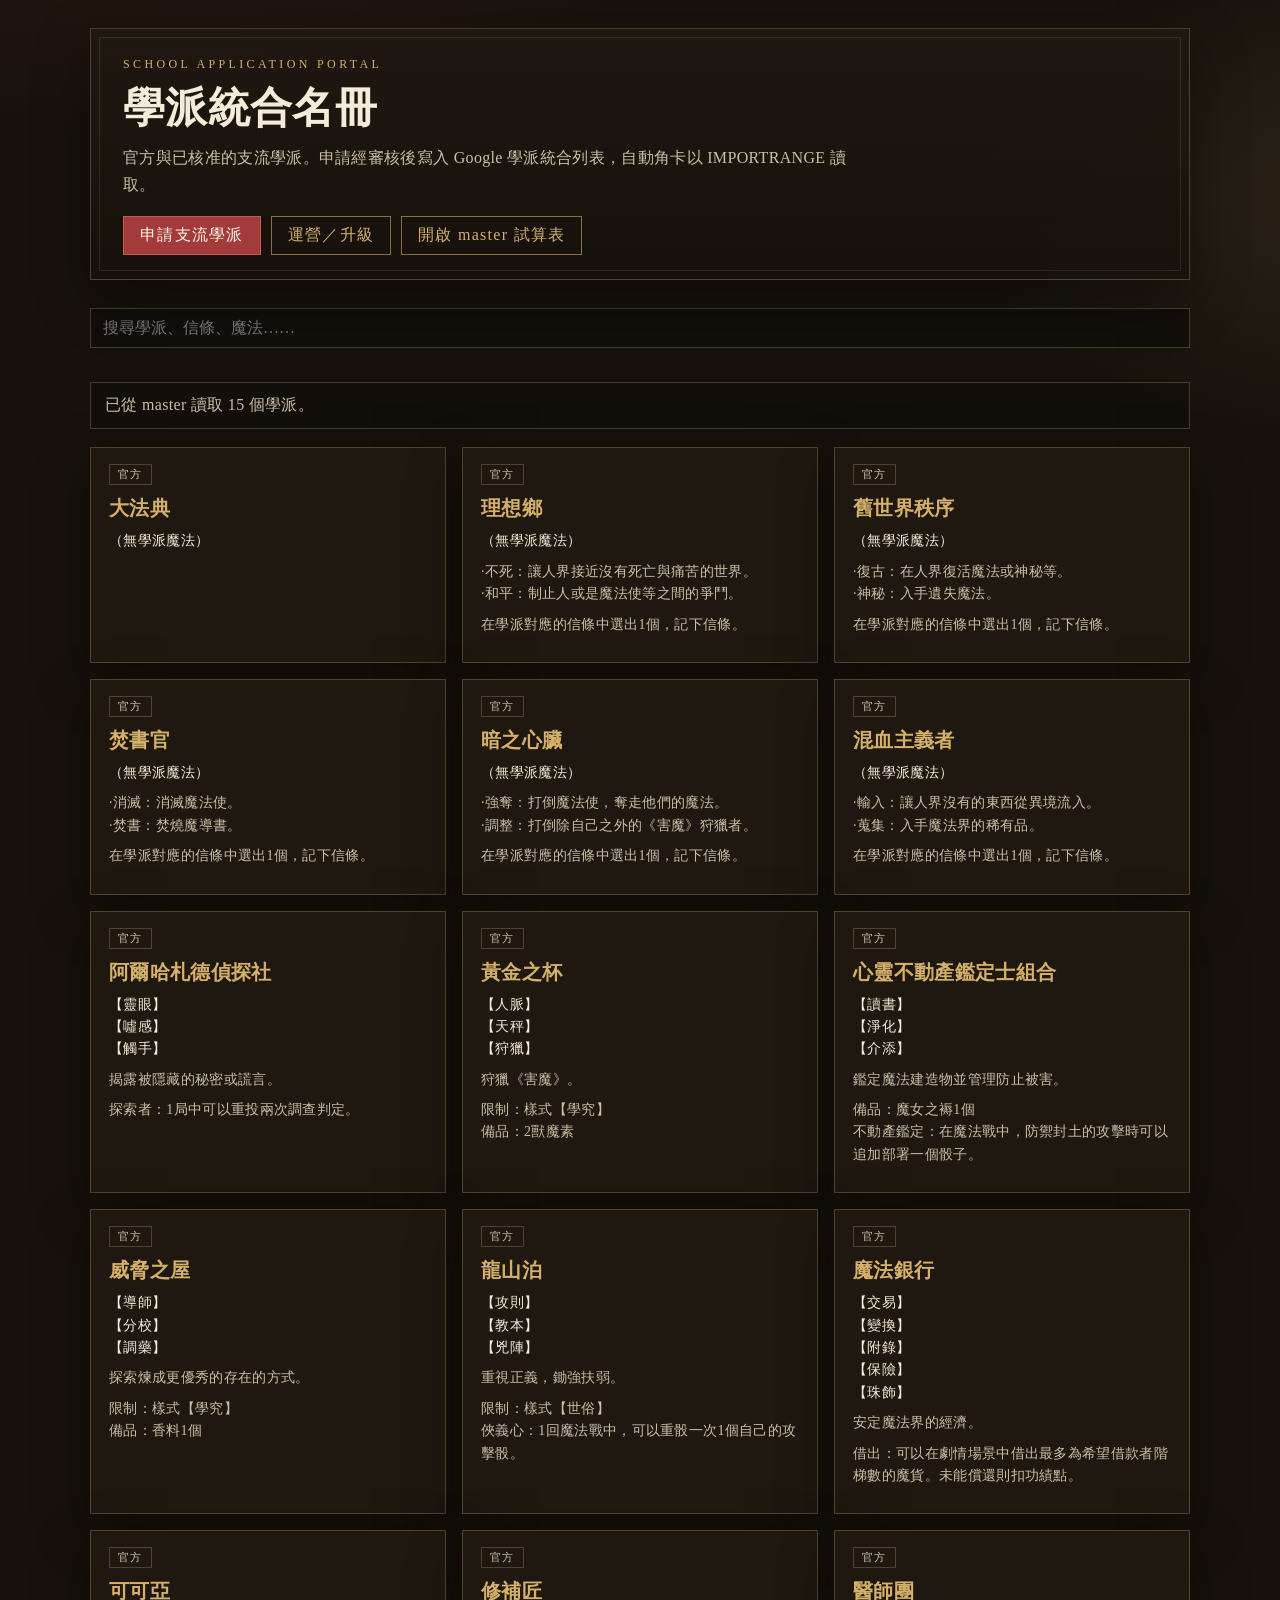
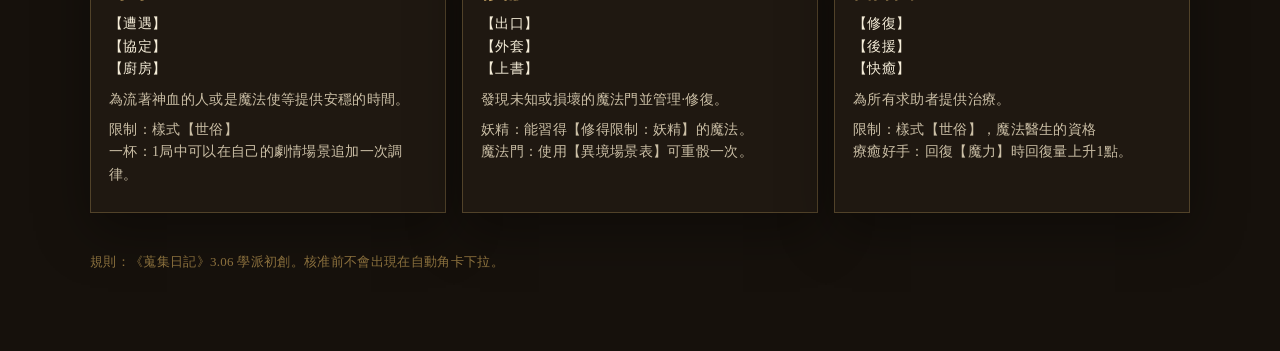
<file: index.html>
<!DOCTYPE html>
<html lang="zh-Hant">
<head>
  <meta charset="utf-8">
  <meta name="viewport" content="width=device-width, initial-scale=1">
  <title>School Application Portal</title>
  <link rel="stylesheet" href="assets/style.css?v=7">
</head>
<body>
  <div class="wrap">
    <header class="hero">
      <p class="kicker">School Application Portal</p>
      <h1>學派統合名冊</h1>
      <p class="lede">官方與已核准的支流學派。申請經審核後寫入 Google 學派統合列表，自動角卡以 IMPORTRANGE 讀取。</p>
      <nav class="bar">
        <a class="btn primary" href="apply.html">申請支流學派</a>
        <a class="btn" href="ops.html">運營／升級</a>
        <a class="btn" href="https://docs.google.com/spreadsheets/d/1lBDzpsWRfRiL2Bi1wR5jkeDEfZJKPz-loS3m24q0esc/edit" target="_blank" rel="noopener">開啟 master 試算表</a>
      </nav>
    </header>
    <input class="search" id="q" type="search" placeholder="搜尋學派、信條、魔法……" aria-label="搜尋">
    <p class="notice" id="status">讀取名冊中……</p>
    <section class="grid" id="list"></section>
    <footer>規則：《蒐集日記》3.06 學派初創。核准前不會出現在自動角卡下拉。</footer>
  </div>
  <script src="assets/config.js?v=11"></script>
  <script src="assets/common.js?v=11"></script>
  <script src="assets/index.js?v=11"></script>
</body>
</html>
</file>
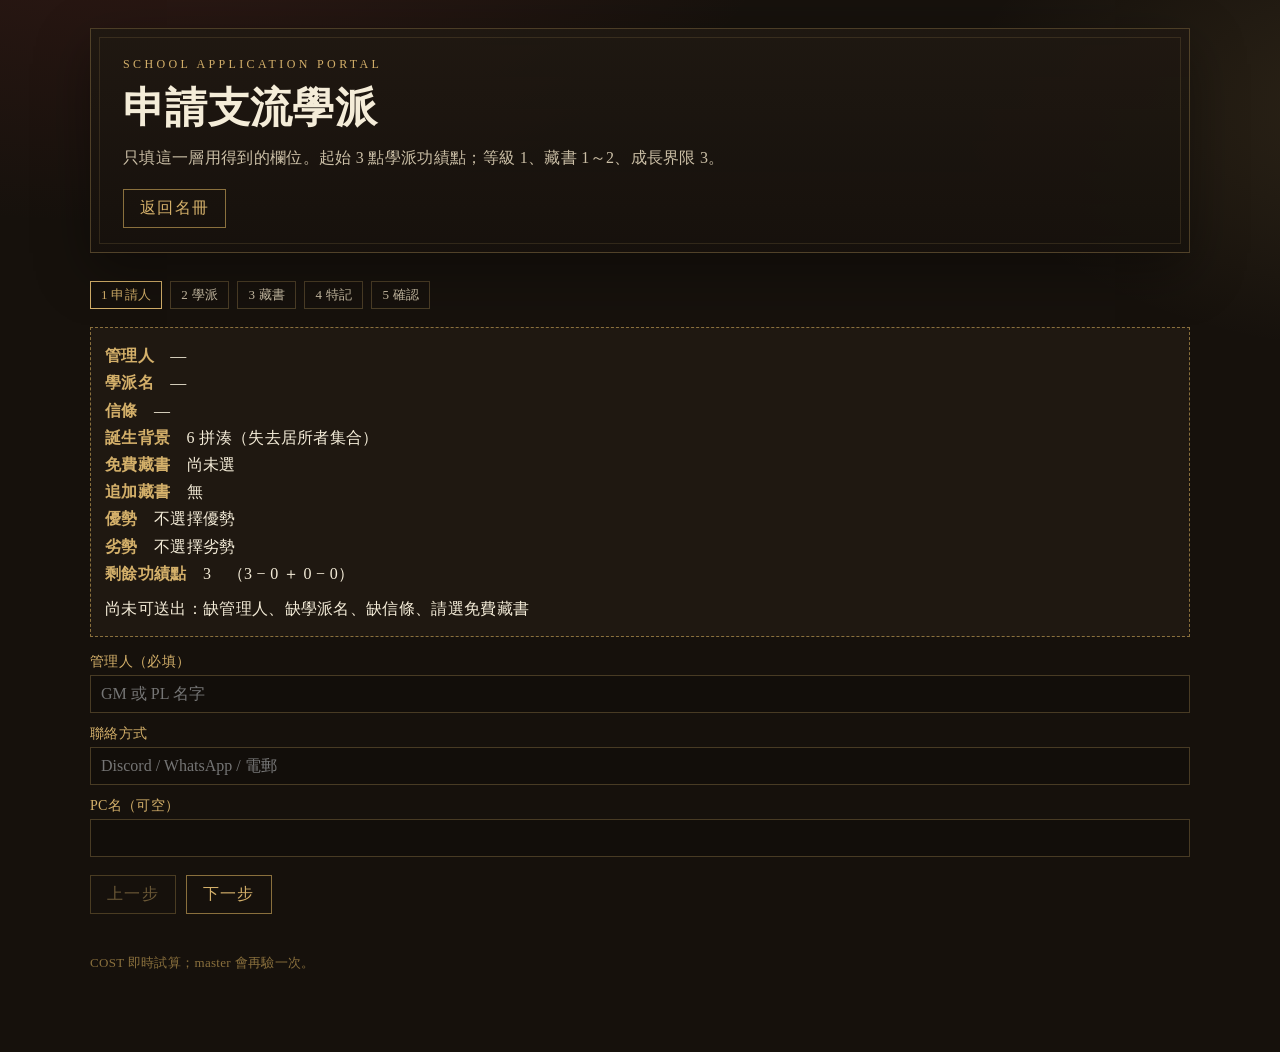
<file: apply.html>
<!DOCTYPE html>
<html lang="zh-Hant">
<head>
  <meta charset="utf-8">
  <meta name="viewport" content="width=device-width, initial-scale=1">
  <title>申請｜School Application Portal</title>
  <link rel="stylesheet" href="assets/style.css?v=5">
</head>
<body>
  <div class="wrap">
    <header class="hero">
      <p class="kicker">School Application Portal</p>
      <h1>申請支流學派</h1>
      <p class="lede">只填這一層用得到的欄位。起始 3 點學派功績點；等級 1、藏書 1～2、成長界限 3。</p>
      <nav class="bar">
        <a class="btn" href="index.html">返回名冊</a>
      </nav>
    </header>

    <div id="banner"></div>
    <div class="steps" id="steps"></div>
    <div class="math sticky" id="mathMini"></div>

    <form class="wizard" id="form" method="post" accept-charset="UTF-8">
      <input type="hidden" name="申請類型" value="學派初創">
      <input type="hidden" name="return" id="returnField">
      <input type="hidden" name="優勢" id="advHidden" value="不選擇優勢">
      <input type="hidden" name="劣勢" id="disHidden" value="不選擇劣勢">
      <input type="hidden" name="是否追加第二本" id="extraHidden" value="否">
      <input type="hidden" name="免費藏書序號" id="freeId">
      <input type="hidden" name="追加藏書序號" id="extraId">
      <input type="hidden" name="限制樣式" id="styleHidden">
      <input type="hidden" name="追加魔法是否已由本學派PC習得" value="否">

      <section class="panel on" data-step="0">
        <label>管理人（必填）</label>
        <input name="管理人" required maxlength="80" placeholder="GM 或 PL 名字">
        <label>聯絡方式</label>
        <input name="聯絡方式" maxlength="120" placeholder="Discord / WhatsApp / 電郵">
        <label>PC名（可空）</label>
        <input name="PC名" maxlength="80">
      </section>

      <section class="panel" data-step="1">
        <label>學派名（必填，不可與現有同名）</label>
        <input name="學派名" required maxlength="40">
        <label>信條（必填）</label>
        <textarea name="信條" required placeholder="所屬魔法使的行動方針。結束階段未滿足則拿不到信條功績點。"></textarea>
        <label>誕生背景</label>
        <select name="誕生背景" id="origin">
          <option>1 獨立（脫離原學派新設；附屬或反叛）</option>
          <option>2 同胞（到達者／共通技術）</option>
          <option>3 一族（血緣或創始超常存在）</option>
          <option>4 新部門（政府或企業隱匿部門）</option>
          <option>5 異種族（異境出身者互助）</option>
          <option selected>6 拼湊（失去居所者集合）</option>
          <option>自行描述</option>
        </select>
        <p class="hint" id="originHint"></p>
        <div id="originExtra" hidden>
          <label>誕生背景補述</label>
          <textarea name="誕生背景補述" placeholder="原學派、技術、一族、組織或異境等細節"></textarea>
        </div>
        <label class="check"><input type="checkbox" id="wantFlavour"> 還要填成員／徽章等（可略過）</label>
        <div id="flavourBox" hidden>
          <label>代表性的構成成員</label>
          <textarea name="代表性的構成成員"></textarea>
          <label>其他設定</label>
          <textarea name="其他設定" placeholder="徽章、成立時代、大事"></textarea>
        </div>
      </section>

      <section class="panel" data-step="2">
        <p class="rule">初創免費 1 本。分類看魔法本身（泛用／經歷／機關／學派／餐飲／醫療）。黃昏、蒐集只是來源包，同一類都可選。遺失／禁書／種族只能追加。</p>
        <label>免費藏書分類</label>
        <select name="免費藏書分類" id="freeCat"></select>
        <label>選擇魔法</label>
        <select id="freePick"><option value="">請先選分類</option></select>
        <p class="hint" id="freeHint"></p>
        <label class="check"><input type="checkbox" id="wantExtra"> 追加第二本（花費功績點；最大藏書數＝2）</label>
        <div id="extraBox" hidden>
          <p class="rule">經歷 COST＝3＋現有經歷數；機關＝4＋現有機關數；學派／泛用／禁書／種族＝3；餐飲／醫療＝2；遺失＝2＋該魔法 COST。</p>
          <label>追加藏書分類</label>
          <select name="追加藏書分類" id="extraCat"></select>
          <label>選擇魔法</label>
          <select id="extraPick"><option value="">請先選分類</option></select>
          <p class="hint" id="extraHint"></p>
        </div>
      </section>

      <section class="panel" data-step="3">
        <p class="rule">初創最多 1 個優勢、1 個劣勢。優勢扣點，劣勢加回點。不選可以把 3 點留著。</p>
        <label class="check"><input type="checkbox" id="wantAdv"> 選擇 1 個優勢</label>
        <div id="advBox" hidden>
          <label>優勢種類</label>
          <select id="advPick">
            <option value="">請選擇</option>
            <option value="備品：魔素（COST 2）" data-key="mana">備品：魔素（COST 2）— 開局獲得 1 個指定魔素</option>
            <option value="備品：道具（COST＝道具功績點×3）" data-key="item">備品：道具（COST＝功績×3）— 開局獲得 1 個 2 點以下道具</option>
            <option value="專業性（COST 3）" data-key="pro">專業性（COST 3）— 一局可重骰一次指定判定</option>
            <option value="獨有的魔法體系（COST 5）" data-key="unique">獨有的魔法體系（COST 5）— 咒文或召喚可耗魔力加值</option>
            <option value="異境大本營（COST 5）" data-key="base">異境大本營（COST 5）— 無視一種世界法則阻礙</option>
            <option value="學派特性（COST＝預兆COST×5）" data-key="omen">學派特性（COST＝預兆×5）— 全學派可做一項特殊成長</option>
          </select>
          <p class="hint" id="advRule"></p>
          <div class="reveal" data-for="mana">
            <label>魔素種類</label>
            <select name="備品魔素"><option></option><option>星</option><option>獸</option><option>力</option><option>歌</option><option>夢</option><option>闇</option></select>
          </div>
          <div class="reveal" data-for="item">
            <label>道具名</label>
            <input name="備品道具名">
            <label>該道具所需功績點</label>
            <select name="備品道具功績點"><option></option><option>1</option><option>2</option></select>
          </div>
          <div class="reveal" data-for="pro">
            <label>可重骰的判定（一局一次）</label>
            <select name="專業性判定">
              <option></option>
              <option>調查判定</option><option>調律判定</option><option>事件判定</option>
              <option>為使用咒文的指定特技判定</option><option>抵抗判定</option>
            </select>
          </div>
          <div class="reveal" data-for="unique">
            <label>體系</label>
            <select name="獨有體系"><option></option><option>咒文</option><option>召喚</option></select>
          </div>
          <div class="reveal" data-for="base">
            <label>無視哪一種世界法則</label>
            <select name="世界法則阻礙">
              <option></option>
              <option>召喚阻礙</option><option>咒文阻礙</option><option>抵抗阻礙</option>
              <option>復活阻礙</option><option>介入阻礙</option>
            </select>
          </div>
          <div class="reveal" data-for="omen">
            <label>預兆</label>
            <select name="學派特性預兆">
              <option></option>
              <option>臨床（COST 1→特記 5）</option>
              <option>惡食（COST 1→特記 5）</option>
              <option>異境血脈（COST 2→特記 10）</option>
              <option>復仇心（COST 2→特記 10）</option>
              <option>古老魔法（COST 3→特記 15）</option>
            </select>
          </div>
        </div>

        <label class="check"><input type="checkbox" id="wantDis"> 選擇 1 個劣勢（加回功績點）</label>
        <div id="disBox" hidden>
          <label>劣勢種類</label>
          <select id="disPick">
            <option value="">請選擇</option>
            <option value="限制：領域（COST 1）" data-key="domain">限制：領域（+1）— 沒學該領域特技則臨時所屬</option>
            <option value="限制：樣式（COST 2）" data-key="style">限制：樣式（+2）— 勾 2 個允許的樣式</option>
            <option value="藏書缺失（COST 3）" data-key="missing">藏書缺失（+3）— 不能學對應 COST 的泛用魔法</option>
            <option value="封建（COST 3）" data-key="feudal">封建（+3）— 結束階段功績點少 1</option>
            <option value="稀薄（COST 4）" data-key="thin">稀薄（+4）— 魔力最大值多骰一顆取低</option>
            <option value="學派病（COST＝病強度）" data-key="disease">學派病（+強度）— 該病成痼疾且不能靠它拿功績</option>
          </select>
          <p class="hint" id="disRule"></p>
          <div class="reveal" data-for="domain">
            <label>必須習得特技的領域</label>
            <select name="限制領域"><option></option><option>星</option><option>獸</option><option>力</option><option>歌</option><option>夢</option><option>闇</option></select>
          </div>
          <div class="reveal" data-for="style">
            <p class="rule">勾恰好 2 個允許的樣式。PC 沒有其中之一就是臨時所屬。</p>
            <label class="check"><input type="checkbox" class="stylePick" value="學究"> 學究</label>
            <label class="check"><input type="checkbox" class="stylePick" value="世俗"> 世俗</label>
            <label class="check"><input type="checkbox" class="stylePick" value="理想"> 理想</label>
          </div>
          <div class="reveal" data-for="missing">
            <label>無法習得的泛用 COST 種類</label>
            <select name="藏書缺失種類"><option></option><option>星</option><option>獸</option><option>力</option><option>歌</option><option>夢</option><option>闇</option><option>全</option><option>無</option></select>
          </div>
          <div class="reveal" data-for="disease">
            <label>病名</label>
            <input name="學派病名稱">
            <label>強度（正整數＝加回的點數）</label>
            <input name="學派病強度" inputmode="numeric">
          </div>
        </div>
        <label class="check"><input type="checkbox" id="wantNote"> 附加備註（可略過）</label>
        <div id="noteBox" hidden>
          <textarea name="申請備註"></textarea>
        </div>
      </section>

      <section class="panel" data-step="4">
        <div class="math" id="math"></div>
        <p class="hint">送出後寫入 master「申請」。核准前不會進入名冊與自動角卡。</p>
      </section>

      <nav class="bar" style="margin-top:18px">
        <button type="button" class="btn" id="prev">上一步</button>
        <button type="button" class="btn" id="next">下一步</button>
        <button type="submit" class="btn primary" id="send" hidden disabled>送出申請</button>
      </nav>
    </form>
    <footer>COST 即時試算；master 會再驗一次。</footer>
  </div>
  <script src="assets/config.js?v=5"></script>
  <script src="assets/common.js?v=5"></script>
  <script src="assets/apply.js?v=5"></script>
</body>
</html>
</file>
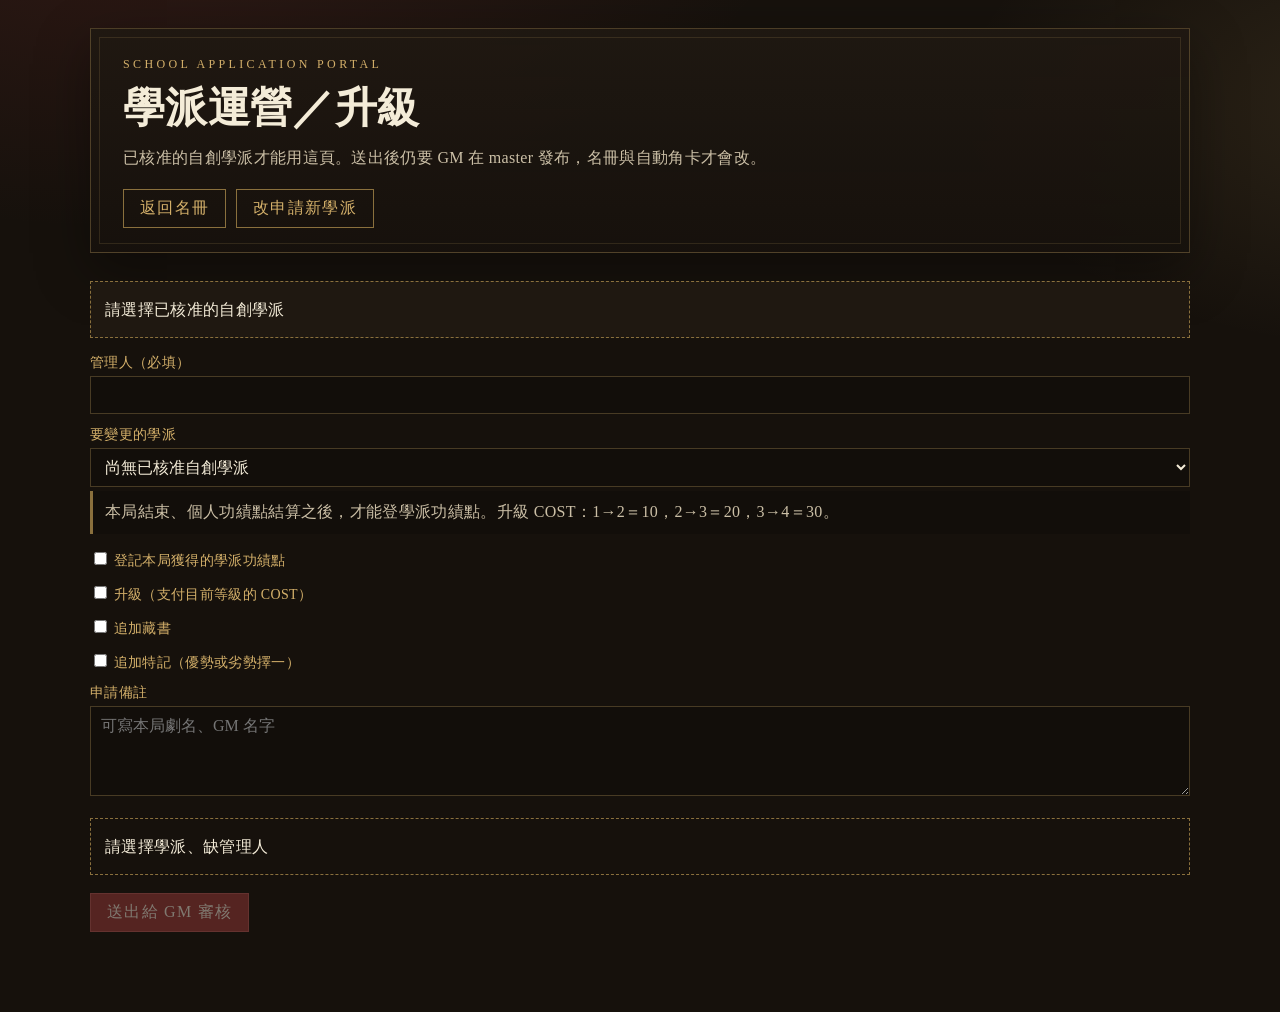
<file: ops.html>
<!DOCTYPE html>
<html lang="zh-Hant">
<head>
  <meta charset="utf-8">
  <meta name="viewport" content="width=device-width, initial-scale=1">
  <title>運營／升級｜School Application Portal</title>
  <link rel="stylesheet" href="assets/style.css?v=5">
</head>
<body>
  <div class="wrap">
    <header class="hero">
      <p class="kicker">School Application Portal</p>
      <h1>學派運營／升級</h1>
      <p class="lede">已核准的自創學派才能用這頁。送出後仍要 GM 在 master 發布，名冊與自動角卡才會改。</p>
      <nav class="bar">
        <a class="btn" href="index.html">返回名冊</a>
        <a class="btn" href="apply.html">改申請新學派</a>
      </nav>
    </header>
    <div id="banner"></div>
    <div class="math sticky" id="statusBox">讀取已核准學派……</div>

    <form class="wizard" id="form" method="post" accept-charset="UTF-8">
      <input type="hidden" name="申請類型" id="typeField" value="運營變更">
      <input type="hidden" name="return" id="returnField">
      <input type="hidden" name="學派名" id="nameHidden">
      <input type="hidden" name="運營_目標學派" id="targetHidden">
      <input type="hidden" name="運營_升級" id="upHidden" value="否">
      <input type="hidden" name="是否追加第二本" id="extraHidden" value="否">
      <input type="hidden" name="追加藏書序號" id="extraId">
      <input type="hidden" name="優勢" id="advHidden" value="不選擇優勢">
      <input type="hidden" name="劣勢" id="disHidden" value="不選擇劣勢">
      <input type="hidden" name="限制樣式" id="styleHidden">
      <input type="hidden" name="運營_獲得條件" id="gainCond">
      <input type="hidden" name="運營_獲得點數" id="gainPts" value="0">
      <input type="hidden" name="追加魔法是否已由本學派PC習得" value="否">

      <label>管理人（必填）</label>
      <input name="管理人" required maxlength="80">
      <label>要變更的學派</label>
      <select id="schoolPick"><option value="">載入中……</option></select>
      <p class="hint" id="schoolHint"></p>

      <p class="rule">本局結束、個人功績點結算之後，才能登學派功績點。升級 COST：1→2＝10，2→3＝20，3→4＝30。</p>

      <label class="check"><input type="checkbox" id="wantGain"> 登記本局獲得的學派功績點</label>
      <div id="gainBox" hidden>
        <label class="check"><input type="checkbox" class="gain" value="人員"> 人員：學派增加了魔法使（+1）</label>
        <label class="check"><input type="checkbox" class="gain" value="殲滅"> 殲滅：魔法戰勝過其他學派（+1）</label>
        <label class="check"><input type="checkbox" class="gain" value="共鬥"> 共鬥：與其他學派關係改善（+1）</label>
        <label class="check"><input type="checkbox" class="gain" value="名聲"> 名聲：有成員完成信條（+1）</label>
        <label class="check"><input type="checkbox" class="gain" value="成員活躍"> 成員活躍：有成員完成使命（+1／人，填人數）</label>
        <div id="activeBox" hidden>
          <label>完成使命的 PC 數</label>
          <input id="activeN" inputmode="numeric" value="1">
        </div>
      </div>

      <label class="check"><input type="checkbox" id="wantUp"> 升級（支付目前等級的 COST）</label>
      <p class="hint" id="upHint"></p>

      <label class="check"><input type="checkbox" id="wantBook"> 追加藏書</label>
      <div id="bookBox" hidden>
        <label>分類</label>
        <select name="追加藏書分類" id="extraCat"></select>
        <label>選擇魔法</label>
        <select id="extraPick"><option value="">請先選分類</option></select>
        <p class="hint" id="extraHint"></p>
      </div>

      <label class="check"><input type="checkbox" id="wantTrait"> 追加特記（優勢或劣勢擇一）</label>
      <div id="traitBox" hidden>
        <label>種類</label>
        <select id="traitPick">
          <option value="">請選擇</option>
          <option value="adv:備品：魔素（COST 2）" data-key="mana">優勢 備品：魔素（COST 2）</option>
          <option value="adv:備品：道具（COST＝道具功績點×3）" data-key="item">優勢 備品：道具（功績×3）</option>
          <option value="adv:專業性（COST 3）" data-key="pro">優勢 專業性（COST 3）</option>
          <option value="adv:獨有的魔法體系（COST 5）" data-key="unique">優勢 獨有的魔法體系（COST 5）</option>
          <option value="adv:異境大本營（COST 5）" data-key="base">優勢 異境大本營（COST 5）</option>
          <option value="adv:學派特性（COST＝預兆COST×5）" data-key="omen">優勢 學派特性（預兆×5）</option>
          <option value="dis:限制：領域（COST 1）" data-key="domain">劣勢 限制：領域（+1）</option>
          <option value="dis:限制：樣式（COST 2）" data-key="style">劣勢 限制：樣式（+2）</option>
          <option value="dis:藏書缺失（COST 3）" data-key="missing">劣勢 藏書缺失（+3）</option>
          <option value="dis:封建（COST 3）" data-key="feudal">劣勢 封建（+3）</option>
          <option value="dis:稀薄（COST 4）" data-key="thin">劣勢 稀薄（+4）</option>
          <option value="dis:學派病（COST＝病強度）" data-key="disease">劣勢 學派病（+強度）</option>
        </select>
        <div class="reveal" data-for="mana">
          <label>魔素</label>
          <select name="備品魔素"><option></option><option>星</option><option>獸</option><option>力</option><option>歌</option><option>夢</option><option>闇</option></select>
        </div>
        <div class="reveal" data-for="item">
          <label>道具名</label>
          <input name="備品道具名">
          <label>道具功績點</label>
          <select name="備品道具功績點"><option></option><option>1</option><option>2</option></select>
        </div>
        <div class="reveal" data-for="pro">
          <label>判定</label>
          <select name="專業性判定"><option></option><option>調查判定</option><option>調律判定</option><option>事件判定</option><option>為使用咒文的指定特技判定</option><option>抵抗判定</option></select>
        </div>
        <div class="reveal" data-for="unique">
          <label>體系</label>
          <select name="獨有體系"><option></option><option>咒文</option><option>召喚</option></select>
        </div>
        <div class="reveal" data-for="base">
          <label>世界法則</label>
          <select name="世界法則阻礙"><option></option><option>召喚阻礙</option><option>咒文阻礙</option><option>抵抗阻礙</option><option>復活阻礙</option><option>介入阻礙</option></select>
        </div>
        <div class="reveal" data-for="omen">
          <label>預兆</label>
          <select name="學派特性預兆"><option></option><option>臨床（COST 1→特記 5）</option><option>惡食（COST 1→特記 5）</option><option>異境血脈（COST 2→特記 10）</option><option>復仇心（COST 2→特記 10）</option><option>古老魔法（COST 3→特記 15）</option></select>
        </div>
        <div class="reveal" data-for="domain">
          <label>領域</label>
          <select name="限制領域"><option></option><option>星</option><option>獸</option><option>力</option><option>歌</option><option>夢</option><option>闇</option></select>
        </div>
        <div class="reveal" data-for="style">
          <label class="check"><input type="checkbox" class="stylePick" value="學究"> 學究</label>
          <label class="check"><input type="checkbox" class="stylePick" value="世俗"> 世俗</label>
          <label class="check"><input type="checkbox" class="stylePick" value="理想"> 理想</label>
        </div>
        <div class="reveal" data-for="missing">
          <label>缺失種類</label>
          <select name="藏書缺失種類"><option></option><option>星</option><option>獸</option><option>力</option><option>歌</option><option>夢</option><option>闇</option><option>全</option><option>無</option></select>
        </div>
        <div class="reveal" data-for="disease">
          <label>病名</label>
          <input name="學派病名稱">
          <label>強度</label>
          <input name="學派病強度" inputmode="numeric">
        </div>
      </div>

      <label>申請備註</label>
      <textarea name="申請備註" placeholder="可寫本局劇名、GM 名字"></textarea>

      <div class="math" id="math"></div>
      <nav class="bar">
        <button type="submit" class="btn primary" id="send" disabled>送出給 GM 審核</button>
      </nav>
    </form>
  </div>
  <script src="assets/config.js?v=12"></script>
  <script src="assets/common.js?v=12"></script>
  <script src="assets/ops.js?v=12"></script>
</body>
</html>
</file>
<file: assets/style.css>
:root {
  --ink: #f4ecd8;
  --muted: #cbbfa6;
  --paper: #16110c;
  --panel: #1f1811;
  --gold: #d4b06a;
  --gold-dim: #8a703d;
  --crimson: #a33b3b;
  --line: rgba(212, 176, 106, 0.28);
  --ok: #7dbe7d;
  --bad: #e08a7a;
  --shadow: 0 18px 50px rgba(0, 0, 0, 0.35);
}

* { box-sizing: border-box; }
html, body { margin: 0; padding: 0; }
body {
  font-family: "Iwanami Mincho", "Source Han Serif TC", "Noto Serif TC", "PMingLiU", serif;
  color: var(--ink);
  background:
    radial-gradient(1200px 600px at 10% -10%, rgba(163, 59, 59, 0.18), transparent 55%),
    radial-gradient(900px 500px at 110% 10%, rgba(212, 176, 106, 0.12), transparent 50%),
    var(--paper);
  min-height: 100vh;
  letter-spacing: 0.02em;
}

a { color: var(--gold); text-decoration: none; }
a:hover { text-decoration: underline; }

.wrap { width: min(1100px, calc(100% - 32px)); margin: 0 auto; padding: 28px 0 80px; }

header.hero {
  border: 1px solid var(--line);
  background: linear-gradient(180deg, rgba(31, 24, 17, 0.95), rgba(22, 17, 12, 0.92));
  box-shadow: var(--shadow);
  padding: 28px 32px 24px;
  margin-bottom: 28px;
  position: relative;
}
header.hero::before {
  content: "";
  position: absolute; inset: 8px;
  border: 1px solid rgba(212, 176, 106, 0.14);
  pointer-events: none;
}
.kicker { color: var(--gold); font-size: 12px; letter-spacing: 0.28em; text-transform: uppercase; margin: 0 0 8px; }
h1 { font-size: clamp(28px, 4vw, 42px); margin: 0 0 8px; font-weight: 700; }
.lede { color: var(--muted); margin: 0; line-height: 1.7; max-width: 46em; }

nav.bar { display: flex; gap: 10px; flex-wrap: wrap; margin-top: 18px; }
.btn, button.btn, input[type="submit"].btn {
  display: inline-flex; align-items: center; justify-content: center;
  border: 1px solid var(--gold-dim);
  background: transparent;
  color: var(--gold);
  padding: 8px 16px;
  cursor: pointer;
  font: inherit;
  letter-spacing: 0.08em;
}
.btn.primary, button.btn.primary, input[type="submit"].btn.primary {
  background: var(--crimson);
  border-color: #c45a5a;
  color: #fff8ea;
}
.btn:hover { filter: brightness(1.08); text-decoration: none; }
.btn:disabled { opacity: 0.45; cursor: not-allowed; }

.grid { display: grid; grid-template-columns: repeat(auto-fill, minmax(280px, 1fr)); gap: 16px; }
.card {
  background: var(--panel);
  border: 1px solid var(--line);
  padding: 16px 18px 18px;
  min-height: 180px;
  box-shadow: var(--shadow);
}
.card h2 { margin: 0 0 8px; font-size: 20px; color: var(--gold); }
.tag {
  display: inline-block;
  font-size: 11px;
  letter-spacing: 0.12em;
  border: 1px solid var(--line);
  padding: 2px 8px;
  margin-bottom: 10px;
  color: var(--muted);
}
.card p { white-space: pre-wrap; color: var(--muted); line-height: 1.6; margin: 0 0 8px; font-size: 14px; }
.card .magic { color: var(--ink); }

.search {
  width: 100%;
  margin: 0 0 18px;
  padding: 10px 12px;
  background: #120e0a;
  border: 1px solid var(--line);
  color: var(--ink);
  font: inherit;
}

.notice {
  border: 1px solid var(--line);
  padding: 12px 14px;
  margin-bottom: 18px;
  color: var(--muted);
  background: rgba(0,0,0,0.18);
}
.notice.ok { border-color: var(--ok); color: var(--ok); }
.notice.bad { border-color: var(--bad); color: var(--bad); }

form.wizard label { display: block; margin: 12px 0 4px; color: var(--gold); font-size: 14px; }
form.wizard input, form.wizard select, form.wizard textarea {
  width: 100%;
  padding: 9px 10px;
  background: #120e0a;
  border: 1px solid var(--line);
  color: var(--ink);
  font: inherit;
}
form.wizard textarea { min-height: 90px; resize: vertical; }
.row2 { display: grid; grid-template-columns: 1fr 1fr; gap: 12px; }
.steps { display: flex; gap: 8px; flex-wrap: wrap; margin: 0 0 18px; }
.steps span {
  border: 1px solid var(--line);
  padding: 4px 10px;
  color: var(--muted);
  font-size: 13px;
}
.steps span.on { border-color: var(--gold); color: var(--gold); }
.panel { display: none; }
.panel.on { display: block; }
.math {
  margin-top: 18px;
  padding: 14px;
  border: 1px dashed var(--gold-dim);
  line-height: 1.7;
}
.math strong { color: var(--gold); }
.hint { color: var(--muted); font-size: 13px; margin: 4px 0 0; }
.rule {
  border-left: 3px solid var(--gold-dim);
  padding: 8px 12px;
  margin: 0 0 14px;
  color: var(--muted);
  line-height: 1.65;
  background: rgba(0,0,0,0.18);
}
label.check {
  display: flex;
  align-items: flex-start;
  gap: 8px;
  color: var(--ink);
  margin: 16px 0 8px;
  cursor: pointer;
}
label.check input { width: auto; margin-top: 4px; }
.reveal { display: none !important; margin: 8px 0 12px; }
.reveal.open { display: block !important; }
[hidden] { display: none !important; }
.math.sticky {
  margin: 0 0 16px;
  position: sticky;
  top: 8px;
  z-index: 2;
  background: #1f1811;
}
footer { margin-top: 40px; color: var(--gold-dim); font-size: 13px; }

@media (max-width: 700px) {
  .row2 { grid-template-columns: 1fr; }
  header.hero { padding: 20px 16px; }
}
</file>
